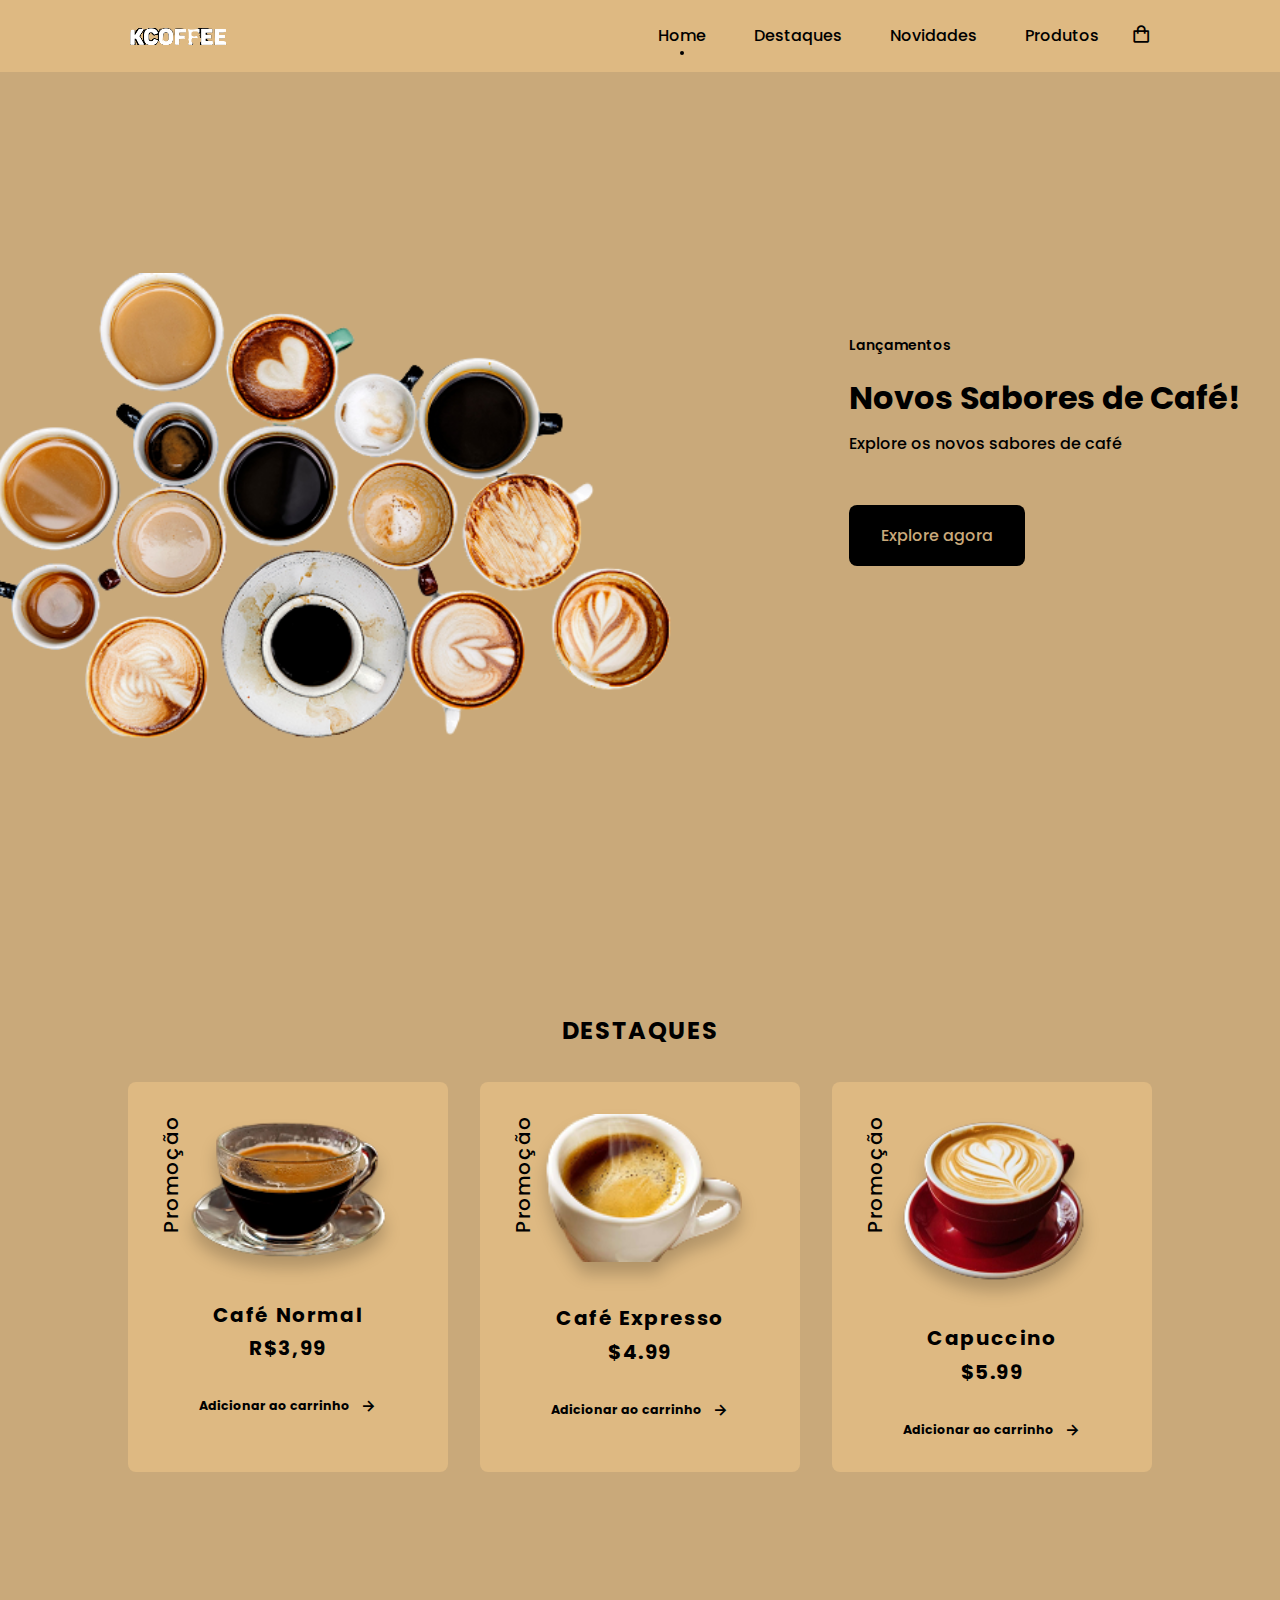
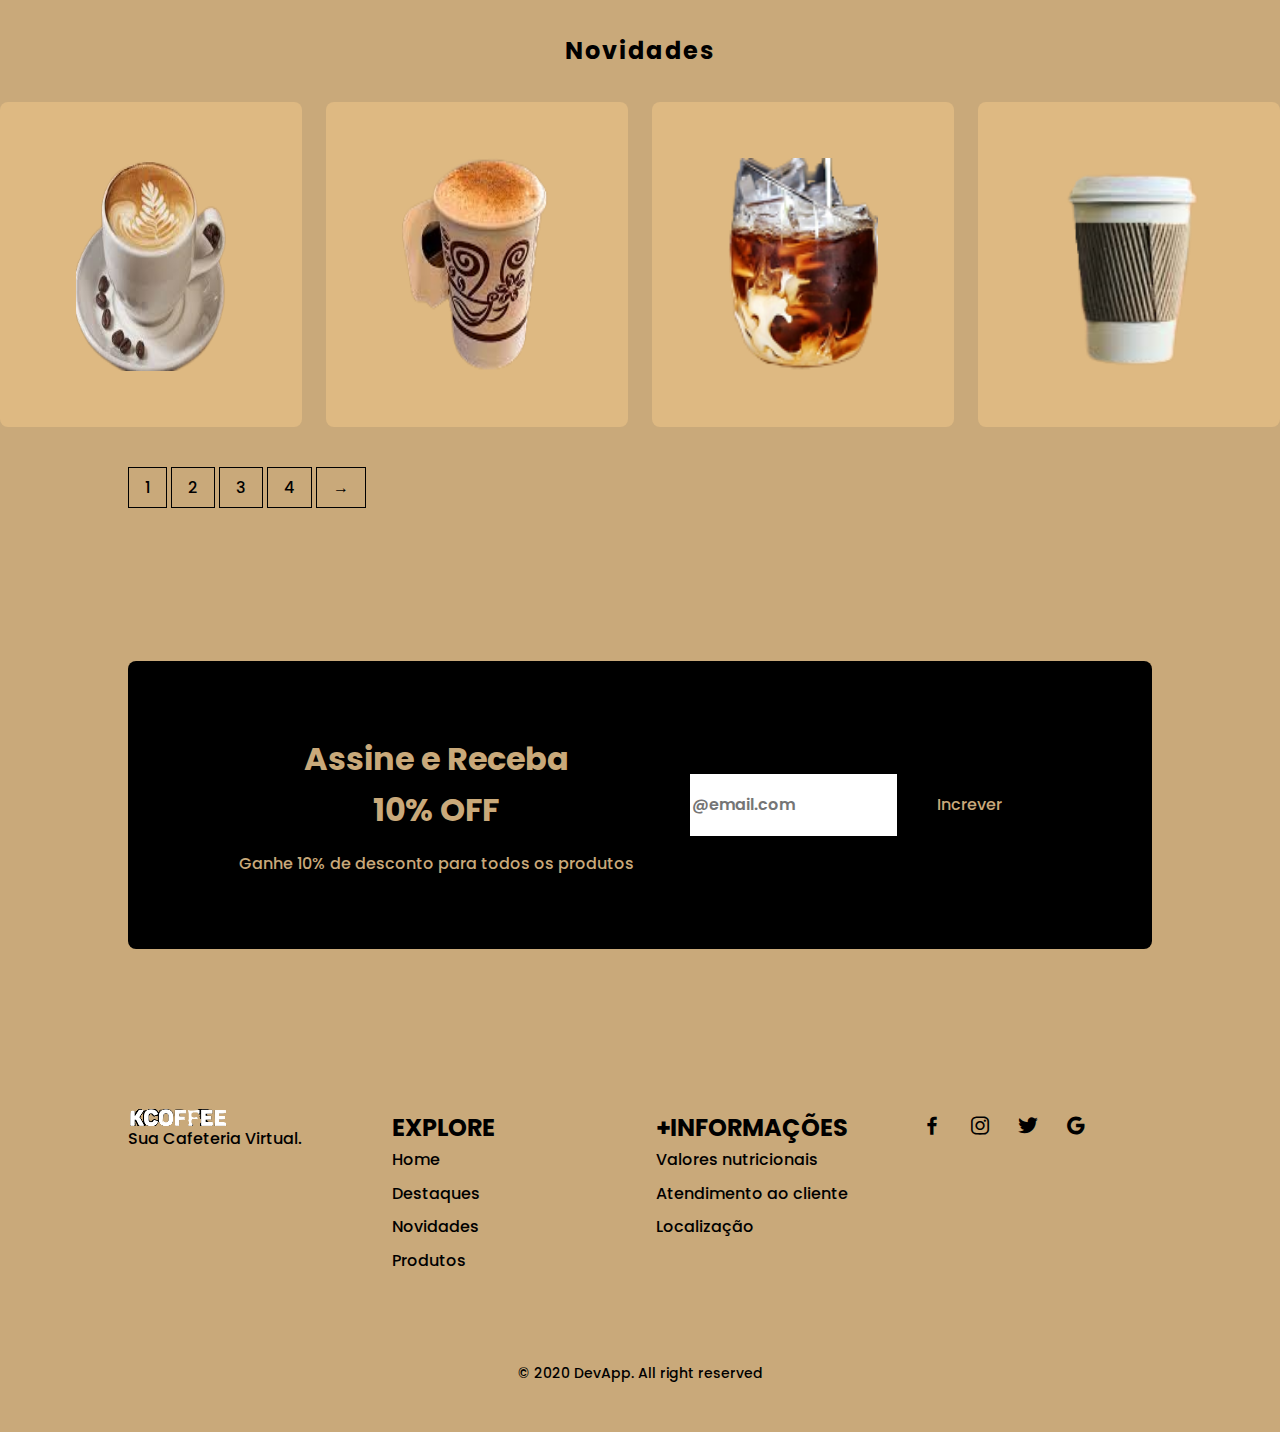
<file: kcoffee-main/index.html>
<!DOCTYPE html>
<html lang="en">
  <head>
    <meta charset="UTF-8" />
    <meta name="viewport" content="width=device-width, initial-scale=1.0" />

    <!-- ===== CSS ===== -->
    <link rel="stylesheet" href="./assets/css/styles.css" />

    <!-- ===== BOX ICONS ===== -->
    <link
      href="https://unpkg.com/boxicons@2.0.7/css/boxicons.min.css"
      rel="stylesheet"
    />

    <title>KCoffee | Sua Cafeteria Virtual</title>
    <!--===== MAIN JS =====-->
    <script src="./assets/js/main.js" defer></script>
  </head>
  <body>
    <!--===== HEADER =====-->
    <header class="l-header" id="header">
      <nav class="nav bd-grid">
        <div class="nav__toggle" id="nav-toggle">
          <i class="bx bx-menu-alt-left"></i>
        </div>

        <a href="#" class="nav__logo"><img src="./assets/img/kcoffee.png" alt="">

        <div class="nav__menu" id="nav-menu">
          <ul class="nav__list">
            <li class="nav__item">
              <a href="#home" class="nav__link active">Home</a>
            </li>
            <li class="nav__item">
              <a href="#featured" class="nav__link">Destaques</a>
            </li>
            <li class="nav__item"><a href="#new" class="nav__link">Novidades</a>
            <li class="nav__item"><a href="./shop.html" class="nav__link">Produtos</a></li>
            </li>
            
          </ul>
        </div>

        <div class="nav__shop">
          <i class="bx bx-shopping-bag"></i>
        </div>
      </nav>
    </header>

    <main class="l-main">
      
      <!--===== HOME =====-->
      <section class="home" id="home">
        <div class="home__container bd-grid">
          <div class="home__cafe">
            
            <img
              src="./assets/img/imghome.png"
              alt="Página Incial"
              class="home__img"
            />
          </div>

          <div class="home__data">
            <span class="home__new">Lançamentos</span>
            <h1 class="home__title">
              Novos Sabores de Café! <br />
              
            </h1>
            <p class="home__description">
              Explore os novos sabores de café
            </p>
            <a href="#" class="button">Explore agora</a>
          </div>
        </div>
      </section>
          

      <!--===== FEATURED =====-->
      <section class="featured section" id="featured">
        <h2 class="section-title">DESTAQUES</h2>

        <div class="featured__container bd-grid">
          <article class="cafe">
            <div class="cafe__sale">Promoção</div>
            <img src="./assets/img/cafenormal.png" alt="" class="cafe__img" />
            <span class="cafe__name">Café Normal</span>
            <span class="cafe__price">R$3,99</span>
            <a href="#" class="button-light"
              >Adicionar ao carrinho <i class="bx bx-right-arrow-alt button-icon"></i
            ></a>
          </article>

          <article class="cafe">
            <div class="cafe__sale">Promoção</div>
            <img src="./assets/img/café-expresso.png" alt="" class="cafe__img" />
            <span class="cafe__name">Café Expresso</span>
            <span class="cafe__price">$4.99</span>
            <a href="#" class="button-light">
              Adicionar ao carrinho
              <i class="bx bx-right-arrow-alt button-icon"></i>
            </a>
          </article>

          <article class="cafe">
            <div class="cafe__sale">Promoção</div>
            <img src="./assets/img/loww.png" alt="" class="cafe__img" />
            <span class="cafe__name">Capuccino</span>
            <span class="cafe__price">$5.99</span>
            <a href="#" class="button-light">
              Adicionar ao carrinho
              <i class="bx bx-right-arrow-alt button-icon"></i>
            </a>
          </article>
        </div>
      </section>

      <!--===== NEW COLLECTION =====-->
      <section class="new section" id="new">
        <h2 class="section-title">Novidades</h2>
          <div class="new__cafe">
            <div class="new__cafe-card">
              <img src="./assets/img/cafegourmet.png" alt="" class="new__cafe-img">
              <div class="new__cafe-overlay">
                <a href="#" class="button">Adicionar ao carrinho</a>
              </div>
            </div>

            <div class="new__cafe-card">
              <img src="./assets/img/mochacino.png" alt="" class="new__cafe-img">
              <div class="new__cafe-overlay">
                <a href="#" class="button">Adicionar ao carrinho</a>
              </div>
            </div>

            <div class="new__cafe-card">
              <img src="./assets/img/cafec.png" alt="" class="new__cafe-img">
              <div class="new__cafe-overlay">
                <a href="#" class="button">Adicionar ao carrinho</a>
              </div>
            </div>

            <div class="new__cafe-card">
              <img src="./assets/img/ame.png" alt="" class="new__cafe-img">
              <div class="new__cafe-overlay">
                <a href="#" class="button">Adicionar ao carrinho</a>
              </div>
            </div>
            
          </div>
          <div class="cafe__pages bd-grid">
            <div>
              <span class="cafe__pag">1</span>
              <span class="cafe__pag">2</span>
              <span class="cafe__pag">3</span>
              <span class="cafe__pag">4</span>
              <span class="cafe__pag">&#8594</span>
            </div>
          </div>
        </div>

      </section>

      <!--===== NEWSLETTER =====-->
      <section class="newsletter section">
        <div class="newsletter__container bd-grid">
          <div>
            <h3 class="newsletter__title">Assine e Receba <br> 10% OFF</h3>
            <p class="newsletter__description">Ganhe 10% de desconto para todos os produtos</p>
          </div>

          <form action="" class="newsletter__subscribe">
            <input type="text" class="newsletter__input" placeholder="@email.com">
            <a href="#" class="button">Increver</a>
          </form>
        </div>
        
      </section>
    </main>

    <!--===== FOOTER =====-->
    <footer class="footer section">
      <div class="footer__container bd-grid">
        <div class="footer__box">
          <h3 class="footer__title"><img src="./assets/img/kcoffee.png" alt=""> </h3>
          <p class="footer__description">Sua Cafeteria Virtual.</p>
        </div>
        
        <div class="footer__box">
          <h3 class="footer__title">EXPLORE</h3>
          <ul>
            <li><a href="#home" class="footer__link">Home</a></li>
            <li><a href="#featured" class="footer__link">Destaques</a></li>
            <li><a href="#new" class="footer__link">Novidades</a></li>
            <li><a href="#new" class="footer__link">Produtos</a></li>
          </ul>
        </div>
        
        <div class="footer__box">
          <h3 class="footer__title">+INFORMAÇÕES</h3>
          <ul>
            <li><a href="#" class="footer__link">Valores nutricionais</a></li>
            <li><a href="#" class="footer__link">Atendimento ao cliente</a></li>
            <li><a href="#" class="footer__link">Localização</a></li>
          </ul>
        </div>

        <div class="footer__box">
          <a href="#" class="footer__social"><i class='bx bxl-facebook'></i></a>
          <a href="#" class="footer__social"><i class='bx bxl-instagram'></i></a>
          <a href="#" class="footer__social"><i class='bx bxl-twitter'></i></a>
          <a href="#" class="footer__social"><i class='bx bxl-google'></i></a>
        </div>

      </div>

      <p class="footer__copy">&#169; 2020 DevApp. All right reserved</p>
    </footer>
  </body>
</html>
</file>
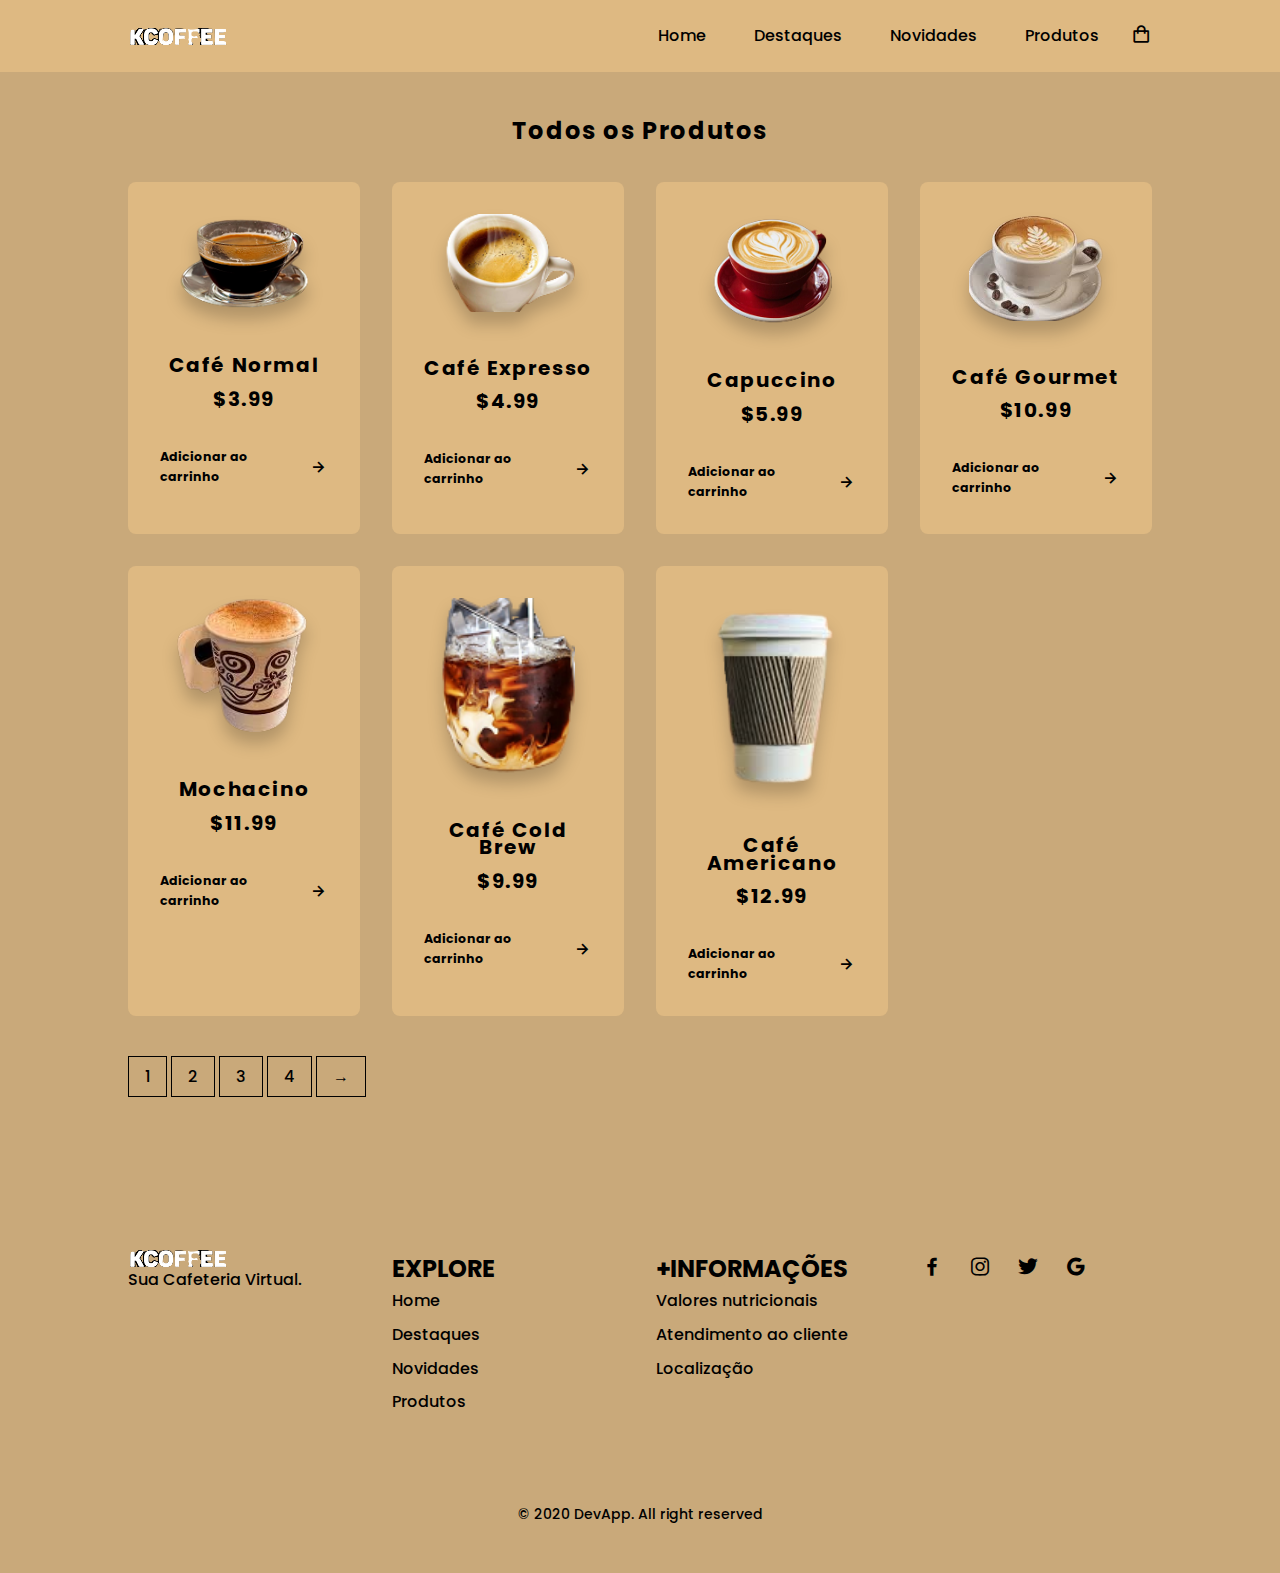
<file: kcoffee-main/shop.html>
<!DOCTYPE html>
<html lang="en">
  <head>
    <meta charset="UTF-8" />
    <meta name="viewport" content="width=device-width, initial-scale=1.0" />

    <!-- ===== CSS ===== -->
    <link rel="stylesheet" href="./assets/css/styles.css" />

    <!-- ===== BOX ICONS ===== -->
    <link
      href="https://unpkg.com/boxicons@2.0.7/css/boxicons.min.css"
      rel="stylesheet"
    />

    <title> KCoffee | Cafeteria Virtual</title>


    <!--===== MAIN JS =====-->
    <script src="./assets/js/main.js" defer></script>
  </head>
  <body>
    <!--===== HEADER =====-->
    <header class="l-header" id="header">
      <nav class="nav bd-grid">
        <div class="nav__toggle" id="nav-toggle">
          <i class="bx bx-menu-alt-left"></i>
        </div>

        <a href="./index.html" class="nav__logo"><img src="./assets/img/kcoffee.png" alt="">

        <div class="nav__menu" id="nav-menu">
          <ul class="nav__list">
            <li class="nav__item">
              <a href="./index.html" class="nav__link">Home</a>
            </li>
            <li class="nav__item">
              <a href="./index.html#featured" class="nav__link">Destaques</a>
            </li>
            <li class="nav__item">
              <a href="./index.html#new" class="nav__link">Novidades</a>
              <li class="nav__item"><a href="./shop.html" class="nav__link">Produtos</a></li>
            </li>
          </ul>
        </div>

        <div class="nav__shop">
          <i class="bx bx-shopping-bag"></i>
        </div>
      </nav>
    </header>

    <!--===== MAIN =====-->
    <main class="l-main">
      <!--===== ALL PRODUCTS =====-->
      <section class="featured section" id="shop">
        <h2 class="section-title">Todos os Produtos</h2>

        <div class="featured__container bd-grid">
          <article class="cafe">
            <img src="./assets/img/cafenormal.png" alt="" class="cafe__img" />
            <span class="cafe__name">Café Normal</span>
            <span class="cafe__price">$3.99</span>
            <a href="#" class="button-light"
              >Adicionar ao carrinho <i class="bx bx-right-arrow-alt button-icon"></i
            ></a>
          </article>

          <article class="cafe">
            <img src="./assets/img/café-expresso.png" alt="" class="cafe__img" />
            <span class="cafe__name">Café Expresso</span>
            <span class="cafe__price">$4.99</span>
            <a href="#" class="button-light">
              Adicionar ao carrinho
              <i class="bx bx-right-arrow-alt button-icon"></i>
            </a>
          </article>

          <article class="cafe">
            <img src="./assets/img/loww.png" alt="" class="cafe__img" />
            <span class="cafe__name">Capuccino</span>
            <span class="cafe__price">$5.99</span>
            <a href="#" class="button-light">
              Adicionar ao carrinho
              <i class="bx bx-right-arrow-alt button-icon"></i>
            </a>
          </article>
           
          <article class="cafe">
            <img src="./assets/img/cafegourmet.png" alt="" class="cafe__img" />
            <span class="cafe__name">Café Gourmet</span>
            <span class="cafe__price">$10.99</span>
            <a href="#" class="button-light">
              Adicionar ao carrinho
              <i class="bx bx-right-arrow-alt button-icon"></i>
            </a>
          </article>

          <article class="cafe">
            <img src="./assets/img/mochacino.png" alt="" class="cafe__img" />
            <span class="cafe__name">Mochacino</span>
            <span class="cafe__price">$11.99</span>
            <a href="#" class="button-light">
              Adicionar ao carrinho
              <i class="bx bx-right-arrow-alt button-icon"></i>
            </a>
          </article>


          <article class="cafe">
            <img src="./assets/img/cafec.png" alt="" class="cafe__img" />
            <span class="cafe__name">Café Cold Brew</span>
            <span class="cafe__price">$9.99</span>
            <a href="#" class="button-light">
              Adicionar ao carrinho
              <i class="bx bx-right-arrow-alt button-icon"></i>
            </a>
          </article>

          <article class="cafe">
            <img src="./assets/img/ame.png" alt="" class="cafe__img" />
            <span class="cafe__name">Café Americano</span>
            <span class="cafe__price">$12.99</span>
            <a href="#" class="button-light">
              Adicionar ao carrinho
              <i class="bx bx-right-arrow-alt button-icon"></i>
            </a>
          </article>
          
        </div>

        <div class="cafe__pages bd-grid">
          <div>
            <span class="cafe__pag">1</span>
            <span class="cafe__pag">2</span>
            <span class="cafe__pag">3</span>
            <span class="cafe__pag">4</span>
            <span class="cafe__pag">&#8594</span>
          </div>
        </div>
      </section>
    </main>

    <!--===== FOOTER =====-->
    <footer class="footer section">
      <div class="footer__container bd-grid">
        <div class="footer__box">
          <img src="./assets/img/kcoffee.png" alt="" class="juice__img" />
          <p class="footer__description">Sua Cafeteria Virtual.</p>
        </div>
        
        <div class="footer__box">
          <h3 class="footer__title">EXPLORE</h3>
          <ul>
            <li><a href="#home" class="footer__link">Home</a></li>
            <li><a href="#featured" class="footer__link">Destaques</a></li>
            <li><a href="#new" class="footer__link">Novidades</a></li>
            <li><a href="#new" class="footer__link">Produtos</a></li>
          </ul>
        </div>
        
        <div class="footer__box">
          <h3 class="footer__title">+INFORMAÇÕES</h3>
          <ul>
            <li><a href="#" class="footer__link">Valores nutricionais</a></li>
            <li><a href="#" class="footer__link">Atendimento ao cliente</a></li>
            <li><a href="#" class="footer__link">Localização</a></li>
          </ul>
        </div>

        <div class="footer__box">
          <a href="#" class="footer__social"><i class='bx bxl-facebook'></i></a>
          <a href="#" class="footer__social"><i class='bx bxl-instagram'></i></a>
          <a href="#" class="footer__social"><i class='bx bxl-twitter'></i></a>
          <a href="#" class="footer__social"><i class='bx bxl-google'></i></a>
        </div>

      </div>

      <p class="footer__copy">&#169; 2020 DevApp. All right reserved</p>
    </footer>

    <!--===== MAIN JS =====-->
  </body>
</html>
</file>
<file: kcoffee-main/assets/css/styles.css>
/*===== GOOGLE FONTS =====*/
@import url("https://fonts.googleapis.com/css2?family=Poppins:wght@400;500;600;700&display=swap");
/*===== VARIABLES CSS =====*/
:root {
  --header-height: 3rem;

  /*===== Font weight =====*/
  --font-medium: 500;
  --font-semi-bold: 600;
  --font-bold: 700;

  /*===== Colors =====*/
  --dark-color: #000000;
  --dark-color-light: #000000;
  --dark-color-lighten: #DEB982;
  --white-color: #C9A97A;

  /*===== Font and typography =====*/
  --body-font: "Poppins", sans-serif;
  --big-font-size: 1.25rem;
  --bigger-font-size: 1.5rem;
  --biggest-font-size: 2rem;
  --h2-font-size: 1.25rem;
  --normal-font-size: 0.938rem;
  --smaller-font-size: 0.813rem;
  --minimum-font-size: 0.782rem;

  /*===== Margins =====*/
  --mb-1: 0.5rem;
  --mb-2: 1rem;
  --mb-3: 1.5rem;
  --mb-4: 2rem;
  --mb-5: 2.5rem;
  --mb-6: 3rem;

  /*===== z index =====*/
  --z-fixed: 100;

  /*===== Rotate img =====*/
  --rotate-img: rotate(-30deg);
}
body{
  background-color: #C9A97A;
}

@media screen and (min-width: 768px) {
  :root {
    --big-font-size: 1.5rem;
    --bigger-font-size: 2rem;
    --biggest-font-size: 3rem;
    --normal-font-size: 1rem;
    --smaller-font-size: 0.875rem;
  }
}

/*===== BASE =====*/
*,
::before,
::after {
  box-sizing: border-box;
}

html {
  scroll-behavior: smooth;
}

body {
  margin: var(--header-height) 0 0 0;
  font-family: var(--body-font);
  font-size: var(--normal-font-size);
  font-weight: var(--font-medium);
  color: var(--dark-color);
  line-height: 1.6;
}

h1,
h2,
h3,
p,
ul {
  margin: 0;
}

ul {
  padding: 0;
  list-style: none;
}

a {
  text-decoration: none;
  color: var(--dark-color);
}

img {
  max-width: 100%;
  height: auto;
  display: block;
}

/*===== CLASS CSS ===== */
.section {
  padding: 5rem 0 2rem;
}

.section-title {
  position: relative;
  font-size: var(--big-font-size);
  margin-bottom: var(--mb-4);
  text-align: center;
  letter-spacing: 0.1rem;
}

.section-title::after {
  content: "";
  position: absolute;
  width: 56px;
  height: 0.18rem;
  top: -1rem;
  left: 0;
  right: 0;
  margin: auto;
  background-color: var(--white-color);
}

/*===== LAYOUT =====*/
.bd-grid {
  max-width: 1024px;
  display: grid;
  grid-template-columns: 100%;
  column-gap: 2rem;
  width: calc(100% - 2rem);
  margin-left: var(--mb-2);
  margin-right: var(--mb-2);
}

.l-header {
  width: 100%;
  position: fixed;
  top: 0;
  left: 0;
  z-index: var(--z-fixed);
  background-color: var(--dark-color-lighten);
}

/*===== NAV =====*/
.nav {
  height: var(--header-height);
  display: flex;
  justify-content: space-between;
  align-items: center;
}

@media screen and (max-width: 768px) {
  .nav__menu {
    position: fixed;
    top: var(--header-height);
    left: -100%;
    width: 70%;
    height: 100vh;
    padding: 2rem;
    background-color: var(--white-color);
    transition: 0.5s;
  }
}

.nav__item {
  margin-bottom: var(--mb-4);
}

.nav__logo {
  font-weight: var(--font-semi-bold);
}

.nav__toggle,
.nav__shop {
  font-size: 1.3rem;
  cursor: pointer;
}

/*Show menu*/
.show {
  left: 0;
}

/*Active link*/
.active {
  position: relative;
}

.active::before {
  content: "";
  position: absolute;
  bottom: -0.5rem;
  left: 45%;
  width: 4px;
  height: 4px;
  background-color: var(--dark-color);
  border-radius: 50%;
}

/*Change color header*/
.scroll-header {
  background-color: var(--white-color);
  box-shadow: 0 2px 4px rgba(0, 0, 0, 0.1);
}

/*===== HOME =====*/
.home {
  background-color: var(--white-color);
  overflow: hidden;
}

.home__container {
  height: calc(100vh - var(--header-height));
}

.home__cafe {
  position: relative;
  display: flex;
  justify-content: absolute;
  align-items: absolute;
}



.home__img {
  position: relative;
  top: 3.5rem;
  max-width: center;
  width: 100px;
  /* transform: var(--rotate-img); */
}

.home__new {
  display: block;
  font-size: var(--smaller-font-size);
  font-weight: var(--font-semi-bold);
  margin-bottom: var(--mb-2);
}

.home__title {
  font-size: var(--bigger-font-size);
  margin-bottom: var(--mb-1);
}

.home__description {
  margin-bottom: var(--mb-6);
}

/*BUTTONS*/
.button {
  display: inline-block;
  background-color: var(--dark-color);
  color: var(--white-color);
  padding: 1.125rem 2rem;
  font-weight: var(--font-medium);
  border-radius: 0.5rem;
  transition: 0.3s;
}

.button:hover {
  transform: translateY(-0.25rem);
}

.button-light {
  display: inline-flex;
  color: var(--dark-color);
  font-size: var(--minimum-font-size);
  font-weight: var(--font-bold);
  align-items: center;
}

.button-icon {
  font-size: 1.25rem;
  margin-left: var(--mb-1);
  transition: .3s;
}

.button-light:hover .button-icon {
  transform: translateX(.24rem);
}


/*===== FEATURED =====*/
.featured__container {
  row-gap: 2rem;
  grid-template-columns: repeat(auto-fit, minmax(220px, 1fr));
}

.cafe {
  position: relative;
  display: flex;
  flex-direction: column;
  align-items: center;
  padding: 2rem;
  background-color: var(--dark-color-lighten);
  border-radius: .5rem;
  transition: .3s;
}

.cafe__sale {
  position: absolute;
  left: -1.5rem;
  top: 4.5rem;
  background-color: var(#FFFFFF);
  color: var(#000000);
  padding: .25rem .5rem;
  border-radius: .25rem;
  font-size: var(--h2-font-size);
  transform: rotate(-90deg);
  letter-spacing: .1rem;
  /* z-index: var(--z-fixed); */
}

.cafe__img {
  width: 80%;
  /* margin-top: var(--mb-3); */
  margin-bottom: var(--mb-6);
  /* transform: var(--rotate-img); */
  filter: drop-shadow(0 12px 8px rgba(0, 0, 0, .2));
}

.cafe__name, .cafe__price {
  font-size: var(--h2-font-size);
  letter-spacing: .1rem;
  font-weight: var(--font-bold);
}

.cafe__name {
  margin-bottom: var(--mb-1);
  text-align: center;
  line-height: 1.1rem;
}

.cafe__price {
  margin-bottom: var(--mb-4);
}

.cafe:hover {
  transform: translateY(-.5rem);
}

.cafe__pages {
  margin-top: var(--mb-6);
}

.cafe__pag {
  padding: .5rem 1rem;
  border: 1px solid var(--dark-color);
}

.cafe__pag:hover {
  background-color: var(--dark-color);
  color: var(--white-color);
}

/*===== COLLECTION =====*/
.collection__container {
  row-gap: 2rem;
  justify-content: center;
}

.collection__card {
  position: relative;
  display: flex;
  height: 328px;
  background-color: var(--dark-color-lighten);
  padding: 2rem;
  border-radius: .5rem;
  transition: .3s;
}

.collection__data {
  align-self: flex-end;
}

.collection__img {
  position: absolute;
  top: 0;
  right: 0;
  width: 80px;
  border-radius: .5rem;
}

.collection__name {
  font-size: var(--bigger-font-size);
  margin-bottom: .25rem;
}

.collection__description {
  margin-bottom: var(--mb-2);
}

.collection__card:hover {
  transform: translateY(-.5rem);
}

/*===== NEW COLLECTION  =====*/
.new__container {
  row-gap: 2rem;
}

.new__mens {
  display: flex;
  flex-direction: column;
  justify-content: center;
  background-color: var(--dark-color-lighten);
  border-radius: .5rem;
  padding: 2rem;
}

.new__mens-img {
  width: 225px;
  margin-bottom: var(--mb-3);
}

.new__title {
  font-size: var(--bigger-font-size);
  margin-bottom: .25rem;
}

.new__price {
  display: block;
  margin-bottom: var(--mb-3);
}

.new__cafe {
  display: grid;
  gap: 1.5rem;
  grid-template-columns: repeat(auto-fit, minmax(220px, 1fr));
}

.new__cafe-card {
  position: relative;
  padding: 3.5rem 1.5rem;
  background-color: var(--dark-color-lighten);
  border-radius: .5rem;
  overflow: hidden;
  display: flex;
  justify-content: center; 
}

.new__cafe-img {
  width: 150px;
}

.new__cafe-overlay {
  position: absolute;
  left: 0;
  bottom: -100%;
  width: 100%;
  height: 100%;
  display: flex;
  justify-content: center;
  align-items: center;
  background-color: rgba(138, 138, 138, .3);
  transition: .3s;
}

.new__cafe-card:hover .new__cafe-overlay {
  bottom: 0;
}

/*===== NEWSLETTER =====*/
.newsletter__container {
  background-color: var(--dark-color);
  color: var(--white-color);
  padding: 2rem .5rem;
  border-radius: .5rem;
  text-align: center;
}

.newsletter__title {
  font-size: var(--bigger-font-size);
  margin-bottom: var(--mb-2);
}

.newsletter__description {
  margin-bottom: var(--mb-5);
}

.newsletter__subscribe {
  display: flex;
  column-gap: .5rem;
  background-color: var(#FFFFFF);
  padding: 0.5rem;
  border-radius: .5rem;
}

.newsletter__input {
  outline: none;
  border: none;
  width: 90%;
  font-size: var(--normal-font-size);
}

.newsletter__input::placeholder {
  color: var(#FFFFFF);
  font-family: var(--body-font);
  font-size: var(--normal-font-size);
  font-weight: var(--font-semi-bold);
}

/*===== FOOTER =====*/
.footer__container {
  grid-template-columns: repeat(auto-fit, minmax(220px, 1fr));
}

.footer__box {
  margin-bottom: var(--mb-4);
}

.footer__title {
  font-size: var(--big-font-size);
}

.footer__link {
  display: block;
  width: max-content;
  margin-bottom: var(--mb-1);
}

.footer__social {
  font-size: 1.5rem;
  margin-right: 1.25rem;
}

.footer__copy {
  padding-top: 3rem;
  font-size: var(--smaller-font-size);
  color: var(--dark-color-light);
  text-align: center;
}

/* ===== MEDIA QUERIES=====*/
@media screen and (min-width: 768px) {
  .collection__container {
    grid-template-columns: 415px;
  }

  .collection__img {
    width: 260px;
  }

  .offer__container {
    grid-template-columns: max-content max-content;
  }

  .offer__data {
    text-align: center;
  }

  .new__mens {
    align-items: center;
  }
}

@media screen and (min-width: 768px) {
  body {
    margin: 0;
  }

  .section {
    padding: 7rem 0 3rem;
  }

  .section-title::after {
    width: 76px;
  }

  .nav {
    height: calc(var(--header-height) + 1.5rem);
  }

  .nav__menu {
    margin-left: auto;
  }

  .nav__list {
    display: flex;
  }

  .nav__item {
    margin-left: var(--mb-6);
    margin-bottom: 0;
  }

  .nav__toggle {
    display: none;
  }

  .home__container {
    height: 100vh;
    grid-template-columns: max-content max-content;
    justify-content: center;
    align-items: center;
  }

  .home__juice {
    order: 1;
  }

  .home__shape {
    width: 376px;
    height: 376px;
  }

  .home__img {
    width: 570px;
    top: 3.5rem;
    right: 0;
    left: -3rem;
  }

  .newsletter__container {
    grid-template-columns: max-content max-content;
    justify-content: center;
    align-items: center;
    padding: 4.5rem 2rem;
    column-gap: 3rem;
  }

  .newsletter__description {
    margin-bottom: 0;
  }

  .newsletter__subscribe {
    width: 360px;
    height: max-content;
  }
}

@media screen and (min-width: 1024px) {
  .bd-grid {
    margin-left: auto;
    margin-right: auto;
  }

  .home__container {
    column-gap: 8rem;
  }

  .home__img {
    width: 680px;
  }

  .collection__container {
    grid-template-columns: repeat(2, 415px);
  }

  .new__container {
    grid-template-columns: max-content 1fr;
  }

  .new__mens {
    align-items: initial;
    justify-content: flex-end;
    padding: 4rem 2rem;
  }

  .new__mens-img {
    margin-bottom: var(--mb-6);
  }
}
</file>
